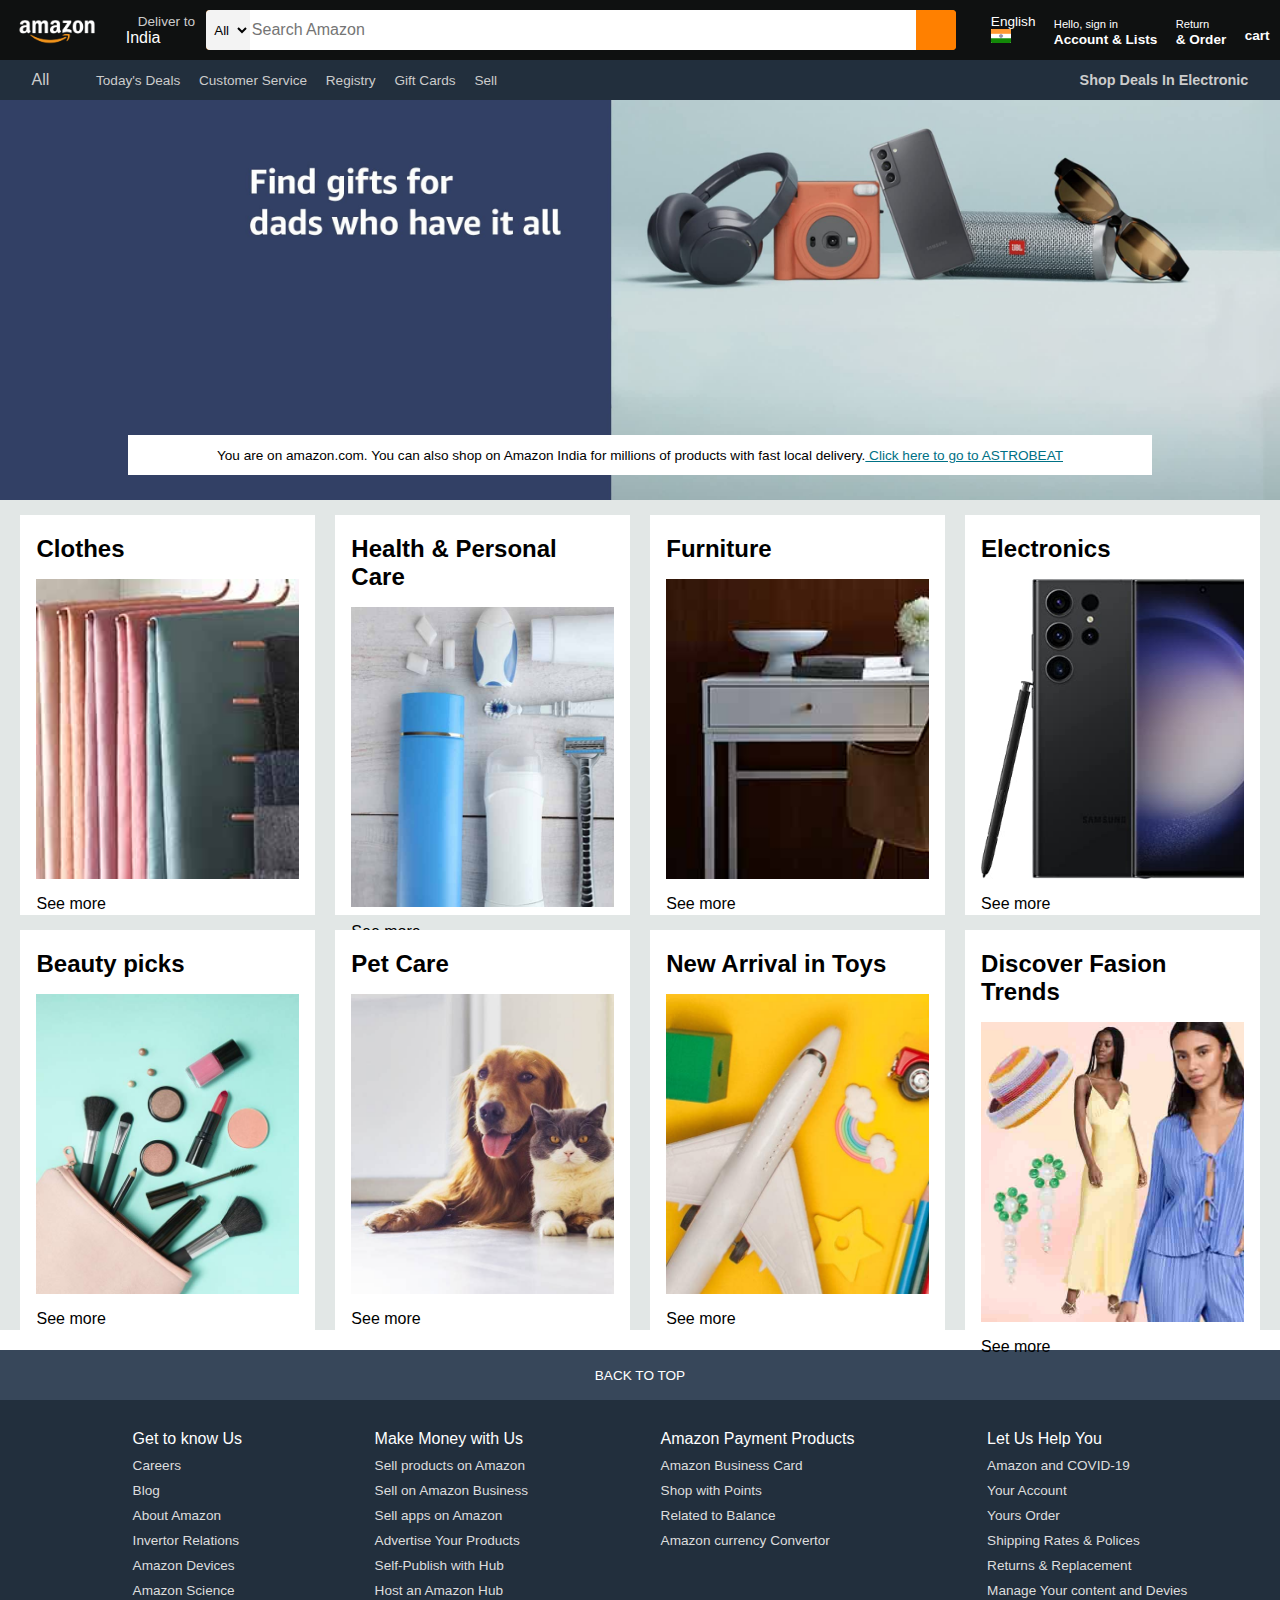
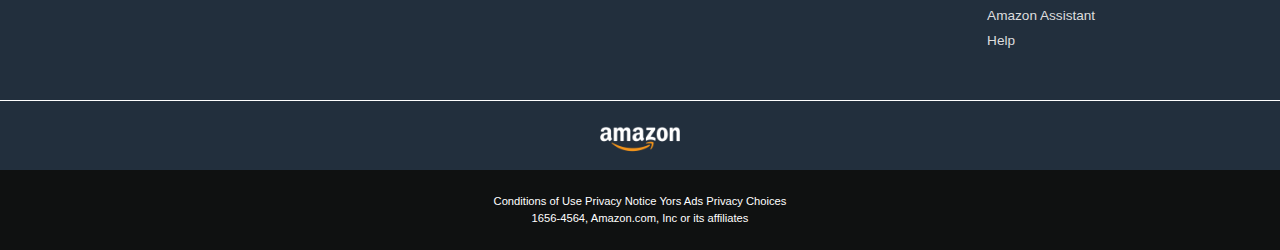
<file: amazonalone/index.html>
<!DOCTYPE html>
<html lang="en">
<head>
    <meta charset="UTF-8">
    <meta name="viewport" content="width=device-width, initial-scale=1.0">
    <title>Amazone</title>
    <link rel="stylesheet" href="https://cdnjs.cloudflare.com/ajax/libs/font-awesome/6.5.1/css/all.min.css" integrity="sha512-DTOQO9RWCH3ppGqcWaEA1BIZOC6xxalwEsw9c2QQeAIftl+Vegovlnee1c9QX4TctnWMn13TZye+giMm8e2LwA==" crossorigin="anonymous" referrerpolicy="no-referrer" />
    <link rel="stylesheet" href="style.css">

</head>
<body>
    <header>
    <div class="navbar"> 
        <div class="nav-logo border">
            <div class="logo"> </div>
            </div>
        <div class="nav-address border">
            <p class="add-first">Deliver to </p>
            <div class="add-icon"> 
                <i class="fa-solid fa-location-dot"></i>
                <p class="add-second"> India</p>
            </div>
        </div>
        <div class="nav-search">
            <select class="search-select">
                <option> All</option>
            </select>
            <input placeholder="Search Amazon" class="search-input">
            <div class="search-icon">
                <i class="fa-solid fa-magnifying-glass"></i>
            </div>
        </div>
        
        <div class="language-container border">
            <p>English</p>
            <div class="language-image">
                <img src="flag1.png">
            </div>
        </div>

        <div class="nav-signin border">
            <p><span> Hello, sign in</span></p>
            <p class="nav-second"> Account &  Lists</p>
        </div>
        <div class="nav-return border">
            <p><span>Return</span></p>
            <p class="nav-second">& Order</p>
        </div>
        <div class="nav-cart border">
            <i class="fa-solid fa-cart-shopping"></i>
            cart
        </div>
    </div>


    <div class="panel">
        <div class="panel-all">
            <i class="fa-solid fa-bars"></i>
            All
        </div>
        <div class="panel-ops">
            <p> Today's Deals</p>
            <p> Customer Service</p>
            <p> Registry</p>
            <p> Gift Cards</p>
            <p> Sell</p>
        </div>
        <div class="panel-deals">
            Shop Deals In Electronic
        </div>
    </div>
    </header>

    <section>
    <div class="image-container">
       <div class="hero-msg">
         <p> You are on amazon.com. You can also shop on Amazon India for millions of products with fast local delivery.<a href="index.html"> Click here to go to ASTROBEAT</a> </p>
        </div>
    </div>


    </section>
    <div class="shop-section">
        <div class="box">
           <div class="box-content">
            <h2> Clothes</h2>
            <div class="box-img" style="background-image: url('box1_image.jpg');"></div>
            <p> See more</p>
           </div>
            </div>
        <div class="box">
            <div class="box-content">
                <h2> Health & Personal Care</h2>
                <div class="box-img" style="background-image: url('box2_image.jpg');"></div>
                <p> See more</p>
               </div>
        
        </div>


        <div class="box3 box">
            <div class="box-content">
            <h2> Furniture</h2>
            <div class="box-img" style="background-image: url('box3_image.jpg');"></div>
            <p> See more</p>
           </div></div>
        <div class="box">
            <div class="box-content">
            <h2> Electronics</h2>
            <div class="box-img" style="background-image: url('box4_image.jpg');"></div>
            <p> See more</p>
           </div>
           </div>
           <div class="box">
            <div class="box-content">
             <h2> Beauty picks</h2>
             <div class="box-img" style="background-image: url('box5_image.jpg');"></div>
             <p> See more</p>
            </div>
             </div>
         <div class="box">
             <div class="box-content">
                 <h2> Pet Care</h2>
                 <div class="box-img" style="background-image: url('box6_image.jpg');"></div>
                 <p> See more</p>
                </div>
         </div>
         <div class="box">
            <div class="box-content">
             <h2> New Arrival in Toys</h2>
             <div class="box-img" style="background-image: url('box7_image.jpg');"></div>
             <p> See more</p>
            </div></div>
         <div class="box">
            <div class="box-content">
             <h2> Discover Fasion Trends</h2>
             <div class="box-img" style="background-image: url('box8_image.jpg');"></div>
             <p> See more</p>
            </div>
            </div>
    </div>

    <footer>
        <div class="foot-panel1">
           BACK TO TOP
        </div>

        <div class="foot-panel2">
            <ul>
                <p>Get to know Us</p>
                <a>Careers</a>
                <a>Blog</a>
                <a>About Amazon</a>
                <a>Invertor Relations</a>
                <a>Amazon Devices</a>
                <a>Amazon Science</a>
            </ul>
            <ul>
                <p>Make Money with Us</p>
                <a>Sell products on Amazon</a>
                <a>Sell on Amazon Business</a>
                <a>Sell apps on Amazon</a>
                <a>Advertise Your Products </a>
                <a>Self-Publish with Hub</a>
                <a>Host an Amazon Hub</a>
              
            </ul>
            <ul>
                <p>Amazon Payment Products</p>
                <a>Amazon Business Card </a>
                <a>Shop with Points </a>
                <a>Related to Balance</a>
                <a>Amazon currency Convertor</a>
                
            </ul>
            <ul>
                <p>Let Us Help You</p>
                <a>Amazon and COVID-19</a>
                <a>Your Account</a>
                <a>Yours Order</a>
                <a>Shipping Rates & Polices</a>
                <a>Returns & Replacement</a>
                <a>Manage Your content and Devies</a>
                <a>Amazon Assistant</a>
                <a>Help</a>
            </ul>
        </div>
        <div class="foot-panel3">
            <div class="logo"></div>

        </div>
        <div class="foot-panel4">
            <div class="pages">
                <a> Conditions of Use</a>
                <a>Privacy Notice</a>
                <a> Yors Ads Privacy Choices</a>
            </div>
            <div class="copyright">
                1656-4564, Amazon.com, Inc or its affiliates
            </div>
        </div>
    </footer>
</body>
</html>
</file>
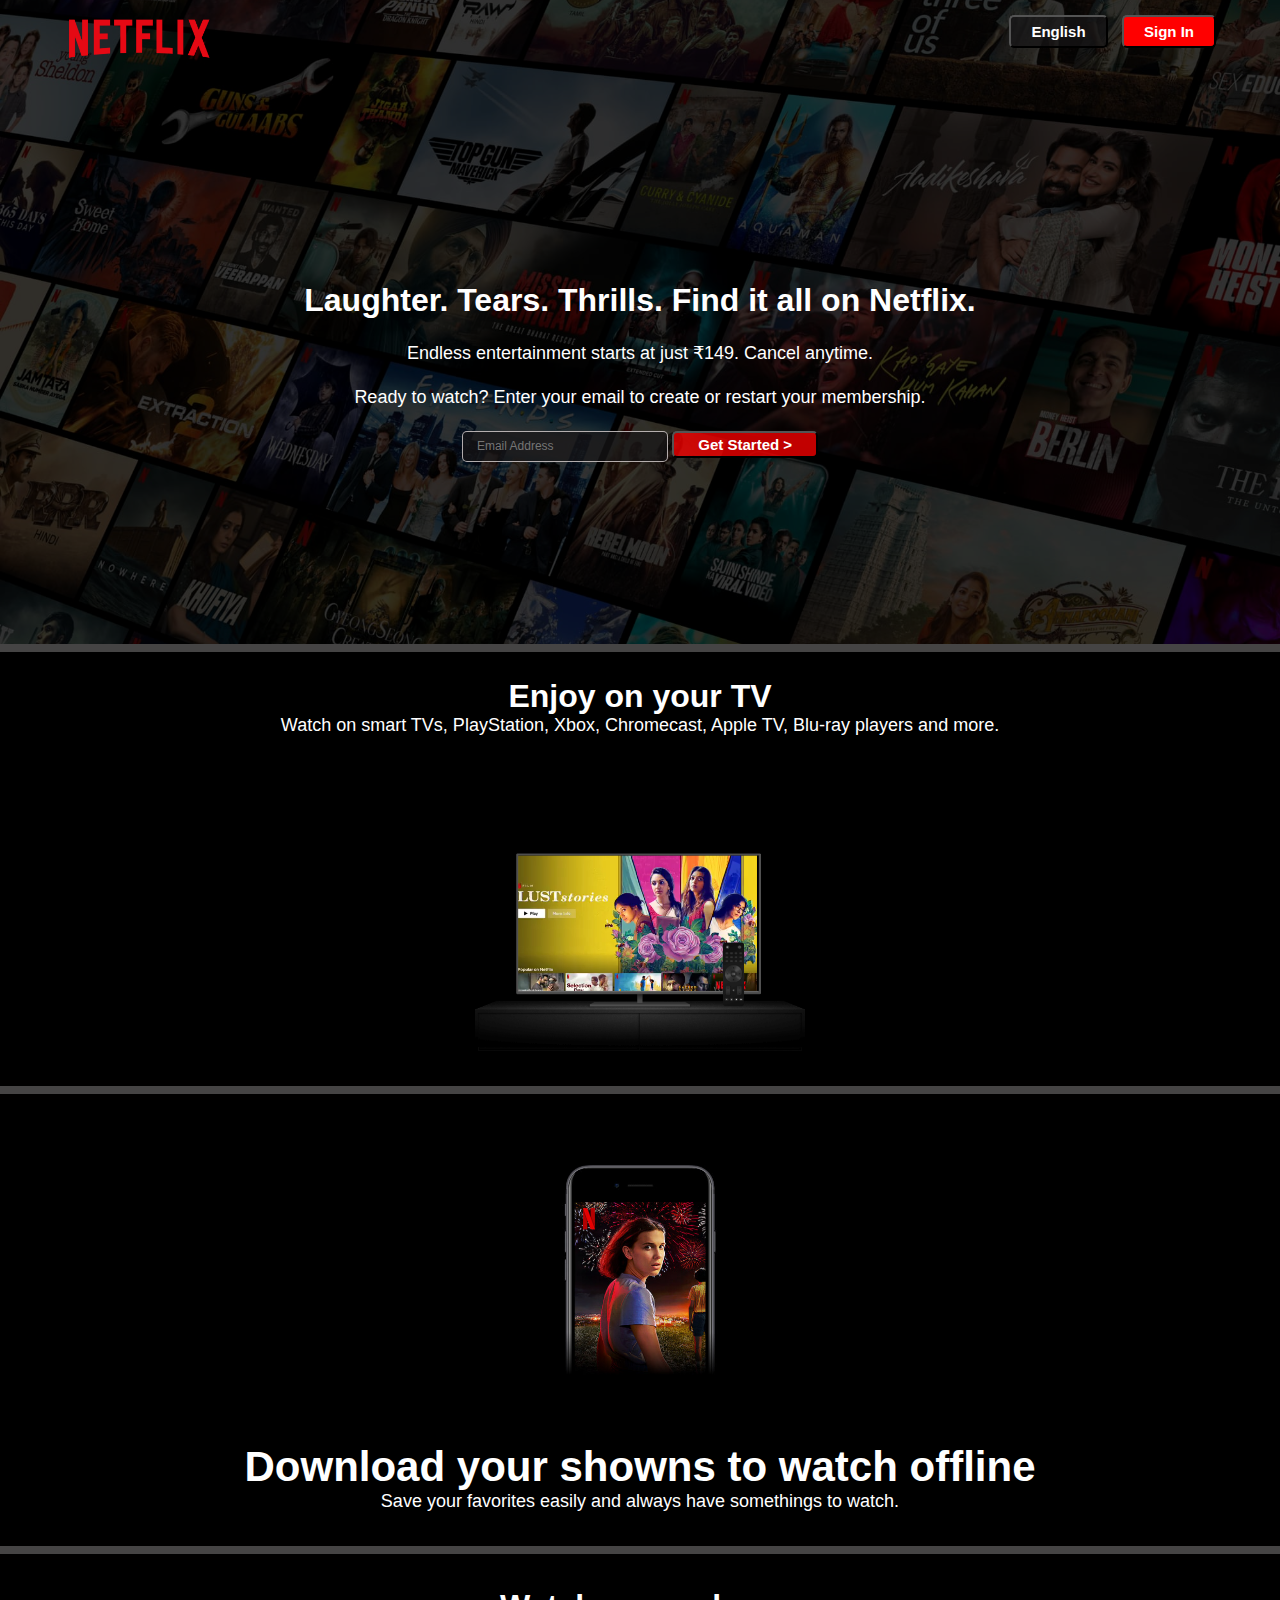
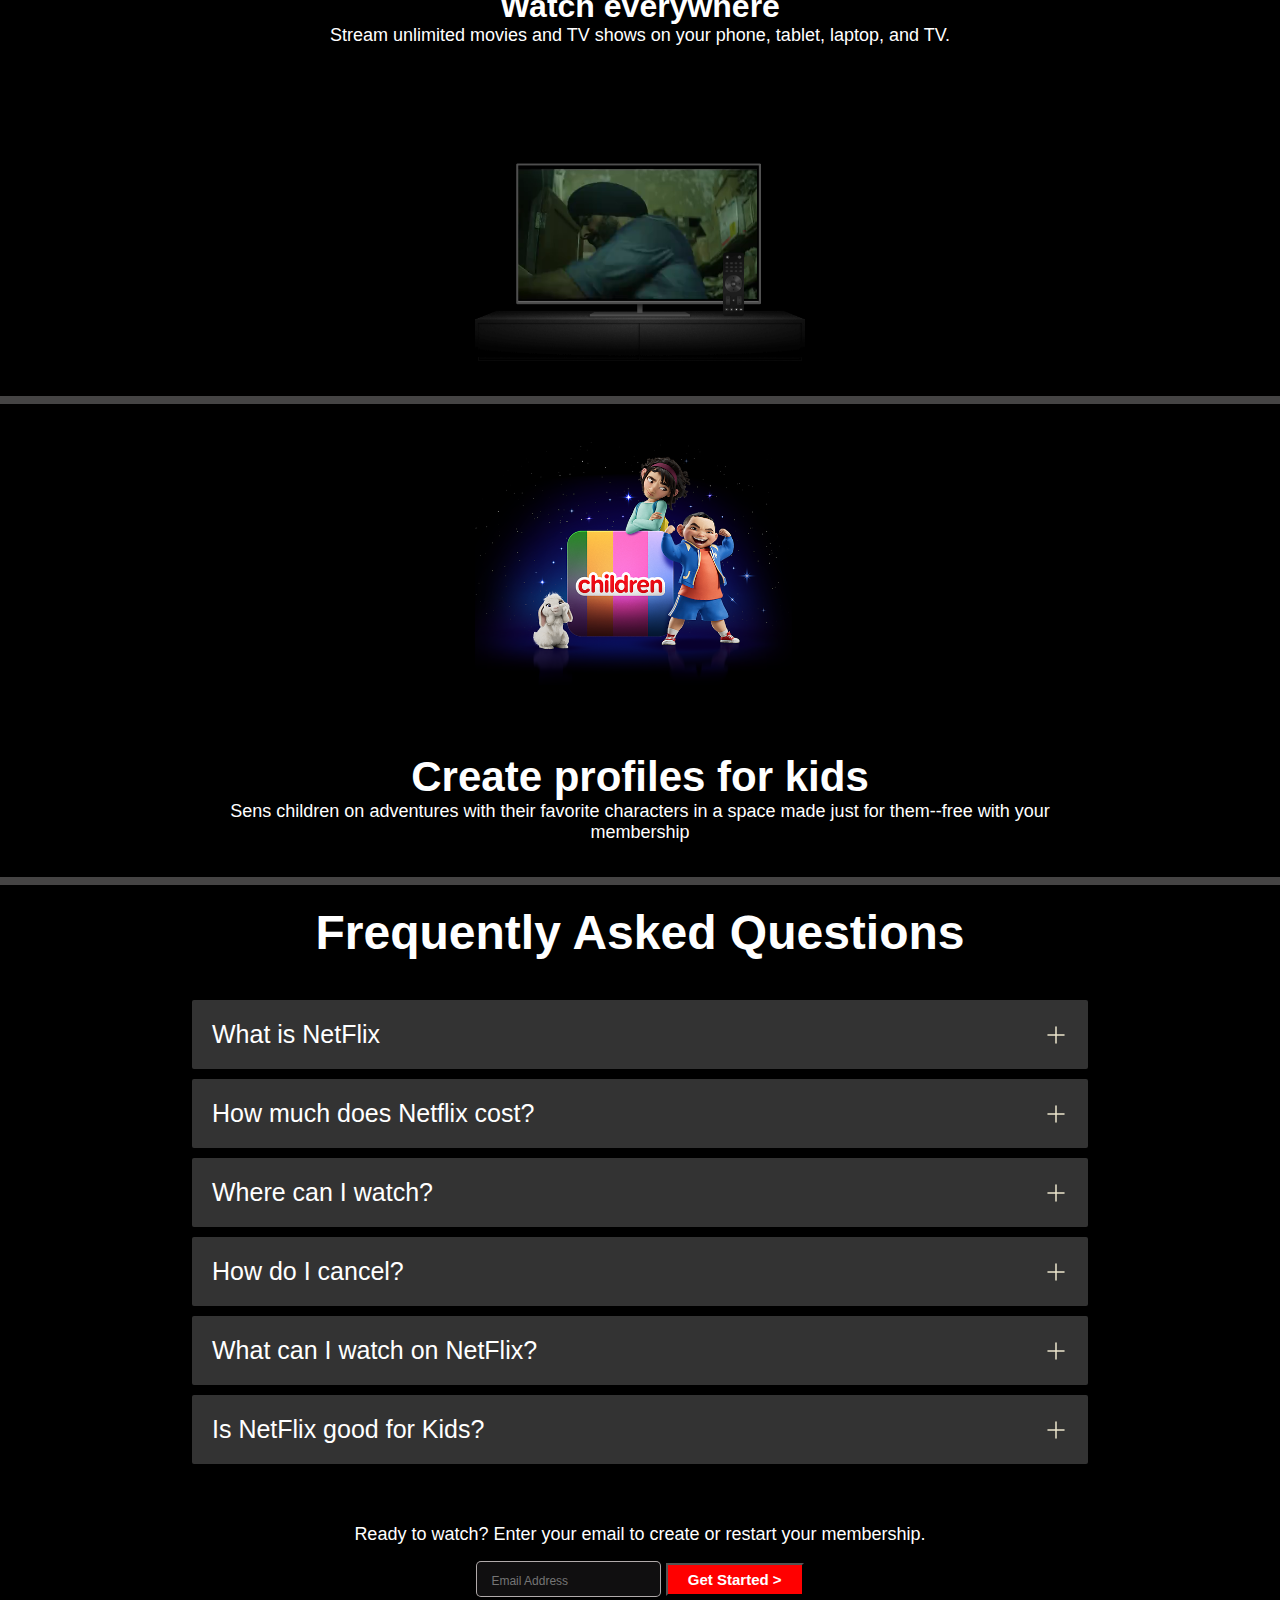
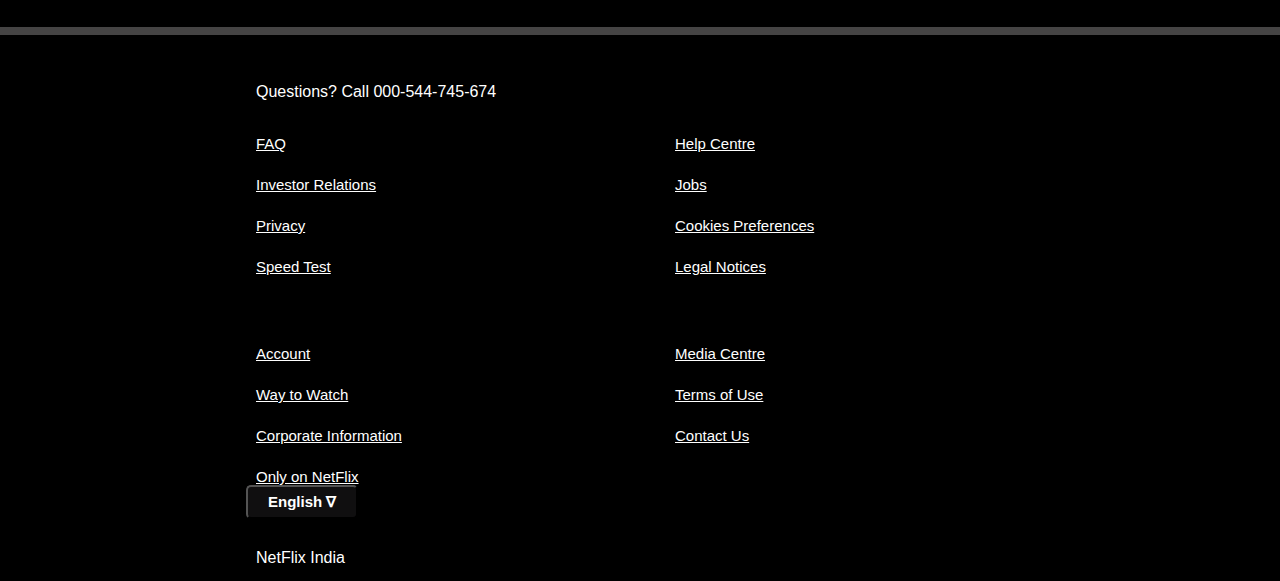
<file: netflixalone/index.html>
<!DOCTYPE html>
<html lang="en">
<head>
    <meta charset="UTF-8">
    <meta name="viewport" content="width=device-width, initial-scale=1.0">
    <title>Netflix India-Watch TV Shows Online, Watch Movies Online</title> 
    <link rel="stylesheet" href="style.css">
</head>
<body>
    <div class="main">
        <nav >
            <span><img  src="images/logo.png"></span>
            <div class="btn1">
                <button class="btn1 btn">English </button>
                <button class="btn1 btn-red-in">Sign In</button>
            </div>
        </nav>
        <div class="box">
            
        </div>
        <div class="hero">
            <span>Laughter. Tears. Thrills.  Find it all on Netflix.</span>
            <span>Endless entertainment starts at just ₹149. Cancel anytime.</span>
            <span> Ready to watch? Enter your email to create or restart your membership.</span>
        <div>
            <input type="text" placeholder="Email Address">
            <button class="btn1 btn-red ">Get Started &gt; </button>
        </div>
        </div>
        
        <div class="breakline"></div>
    </div>  

    <section class="first">
        <div>
            <span>Enjoy on your TV</span>
            <span>Watch on smart TVs, PlayStation, Xbox, Chromecast, Apple TV, Blu-ray players and more.</span>
        </div>
        <div class="secImg">
            <img src="images/bg4.png">
            <video autoplay loop muted plays-inline class="background-clip">
                <source src="videos/vedio2.m4v">
            </video>
        </div>
    </section>
    <div class="breakline"></div>

    <section class="first second">
        <div class="secImg">
            <img src="images/bg2.jpg">
            
        </div>
        <div>
            <span id="a1">Download your showns to watch offline</span>
            <span>Save your favorites easily and always have somethings to watch.</span>
        </div>
       
    </section>
    <div class="breakline"></div>
    <section class="first third ">
        <div>
            <span>Watch everywhere</span>
            <span>Stream unlimited movies and TV shows on your phone, tablet, laptop, and TV.</span>
        </div>
        <div class="secImg">
            <img src="images/bg4.png">
            <video autoplay loop muted plays-inline class="background-clip">
                <source src="videos/vedio1.m4v">
            </video>
        </div>
    </section>
    <div class="breakline"> </div>

    <section class="first second">
        <div class="secImg">
            <img src="images/bg3.png">
            
        </div>
        <div>
            <span id="a1">Create profiles for kids</span>
            <span>Sens children on adventures with their favorite characters in a space made just for them--free with your membership </span>
        </div>
       </section>

       
    <div class="breakline"></div>

    <div class="container">

        <h2>Frequently Asked Questions</h2>
    
        <div class="faq-list">
            <div class="faq">
                <div class="ques">
                    <p>What is NetFlix</p>
                        <svg width="24" height="24" viewBox="0 0 24 24" fill="white" xmlns="http://www.w3.org/2000/svg">
                        <path d="M12 4V20M20 12H4" stroke="#141B34" stroke-width="1.5" stroke-linecap="round" stroke-linejoin="round"/>
        </svg>
                    
                </div>
                <div class="ans">
                    <p>Netflix is a streaming service that offers a wide variety of award-winning TV shows, movies,anime, documentaries and more – on thousands of internet-connected devices.
                        <br>
                        You can watch as much as you want, whenever you want, without a single ad – all for one low monthly  price. There's always something new to discover, and new TV shows and movies are added every week!</p>
                        
                </div>
            </div>    
            
            <div class="faq">
                <div class="ques">
                    <p>How much does Netflix cost?</p>
                    <svg width="24" height="24" viewBox="0 0 24 24" fill="white" xmlns="http://www.w3.org/2000/svg">
                        <path d="M12 4V20M20 12H4" stroke="#141B34" stroke-width="1.5" stroke-linecap="round" stroke-linejoin="round"/>
                        </svg>
                    
                </div>
                <div class="ans">
                    <p>Watch Netflix on your smartphone, tablet, Smart TV, laptop, or streaming device, all for one fixed monthly fee. Plans range from ₹149 to ₹649 a month. No extra costs, no contracts.</p>
                </div>
            </div>
            
            <div class="faq">
                <div class="ques">
                    <p>Where can I watch?</p>
                        <svg width="24" height="24" viewBox="0 0 24 24" fill="white" xmlns="http://www.w3.org/2000/svg">
                            <path d="M12 4V20M20 12H4" stroke="#141B34" stroke-width="1.5" stroke-linecap="round" stroke-linejoin="round"/>
        </svg>
                    
                </div>
                <div class="ans">
                    <p>Watch anywhere, anytime. Sign in with your Netflix account to watch instantly on the web at netflix.com from your personal computer or on any internet-connected device that offers the Netflix app, including smart TVs, smartphones, tablets, streaming media players and game consoles.
                        <br>
                        You can also download your favourite shows with the iOS, Android, or Windows 10 app. Use downloads to watch while you're on the go and without an internet connection. Take Netflix <br>with you anywhere.</p>
                </div>
            </div>    
    
            <div class="faq">
                <div class="ques">
                    <p>How do I cancel?</p>
                            <svg width="24" height="24" viewBox="0 0 24 24" fill="white" xmlns="http://www.w3.org/2000/svg">
                            <path d="M12 4V20M20 12H4" stroke="#141B34" stroke-width="1.5" stroke-linecap="round" stroke-linejoin="round"/>
        </svg>
                    
                </div>
                <div class="ans">
                    <p>Netflix is flexible. There are no annoying contracts and no commitments. You can easily cancel your account online in two clicks. There are no cancellation fees – start or stop your account <br>anytime.</p>
                </div>
            </div>    
    
            <div class="faq">
                <div class="ques">
                    <p>What can I watch on NetFlix?</p>
                    <svg width="24" height="24" viewBox="0 0 24 24" fill="white" xmlns="http://www.w3.org/2000/svg">
                        <path d="M12 4V20M20 12H4" stroke="#141B34" stroke-width="1.5" stroke-linecap="round" stroke-linejoin="round"/>
                        </svg>
                   
                </div>
                <div class="ans">
                    <p>Netflix has an extensive library of feature films, documentaries, TV shows, anime, award-winning Netflix originals, and more. Watch as much as you want, anytime you want.</p>
                </div>
            </div>    
    
            <div class="faq">
                <div class="ques">
                    <p>Is NetFlix good for Kids?</p>
                        <svg width="24" height="24" viewBox="0 0 24 24" fill="white" xmlns="http://www.w3.org/2000/svg">
        <path d="M12 4V20M20 12H4" stroke="#141B34" stroke-width="1.5" stroke-linecap="round" stroke-linejoin="round"/>
                        </svg>
                    
                </div>
                <div class="ans">
                    <p>The Netflix Kids experience is included in your membership to give parents control while kids enjoy family-friendly TV shows and films in their own space.
                        <br>
                        Kids profiles come with PIN-protected parental controls that let you restrict the maturity rating of content kids can watch and block specific titles you don’t want kids to see.</p>
                </div>
            </div>    
    
        </div>
    </div>    
        <div class="heroline">
            
            <span> Ready to watch? Enter your email to create or restart your membership.</span>
        <div>
            <input type="text" placeholder="Email Address">
            <button class="btnsign ">Get Started &gt; </button>
        </div>
        </div>
        
        <div class="breakline"></div>

        <footer>
            <div class="question">Questions? Call 000-544-745-674</div>
            <div class="footer">
            <div class="footer-items">
                <a href="faq">FAQ</a>
                <a href="faq">Investor Relations</a>
                <a href="faq">Privacy</a>
                <a href="faq">Speed Test</a>
                
             </div>
            
             <div class="footer-items">
                <a href="faq">Help Centre</a>
                <a href="faq">Jobs</a>
                <a href="faq">Cookies Preferences</a>
                <a href="faq">Legal Notices</a>
                
             </div>

             <div class="footer-items">
                <a href="faq">Account</a>
                <a href="faq">Way to Watch</a>
                <a href="faq">Corporate Information</a>
                <a href="faq">Only on NetFlix</a>
               
             </div>

             <div class="footer-items">
                <a href="faq">Media Centre</a>
                <a href="faq">Terms of Use</a>
                <a href="faq">Contact Us</a>
             </div>
            </div>
            <button class="btn1 btn">English &nabla;</button>
            <p id="a2">NetFlix India</p>
        </footer>
        <script src="netflix.js"></script>
</body>
</html>
</file>
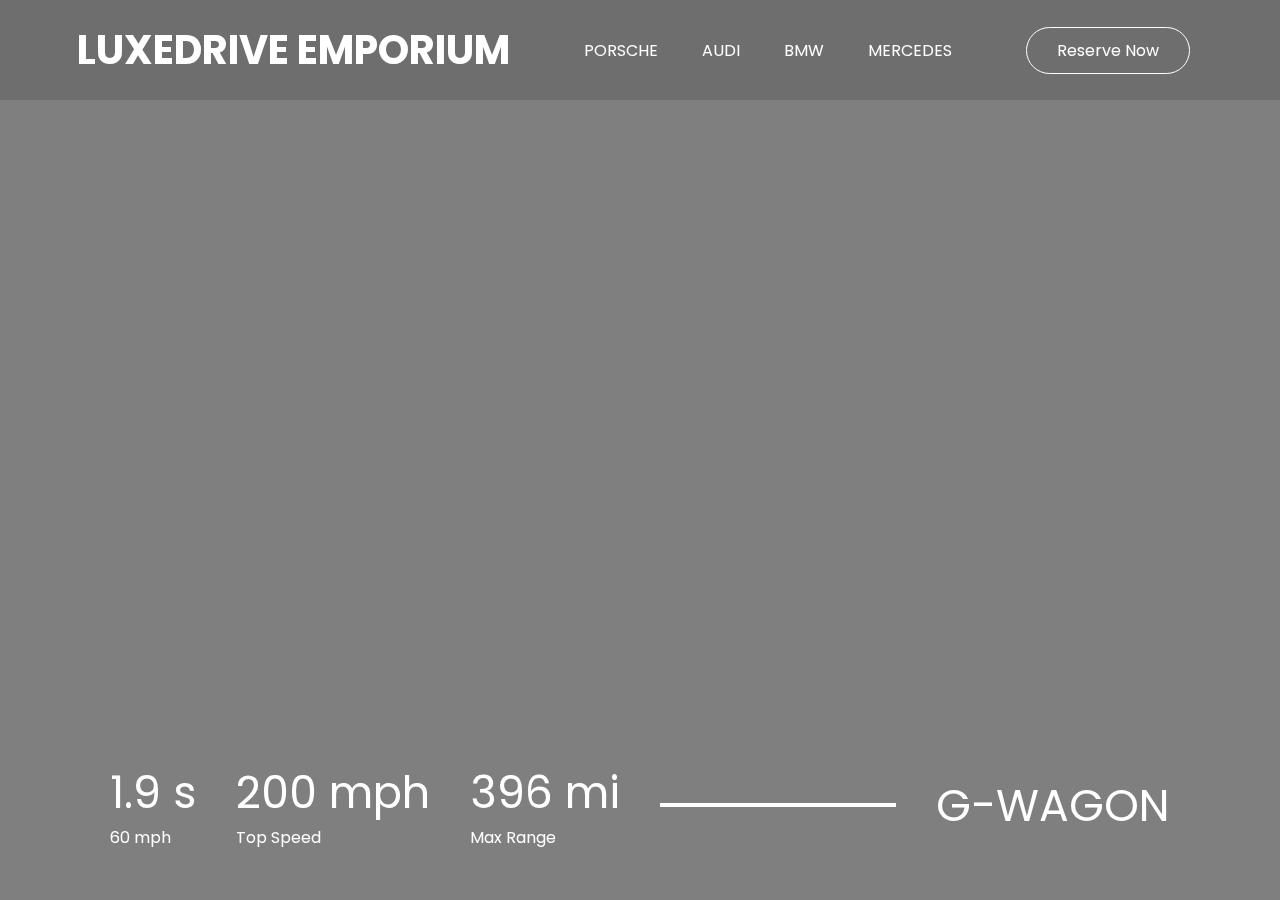
<file: selling car/index.html>
<!DOCTYPE html>
<html lang="en" >
<head>
  <meta charset="UTF-8">
  <title>Selling cars Landing Page</title>
  <link rel='stylesheet' href='https://fonts.googleapis.com/css2?family=Poppins:wght@300;400;500;600&amp;display=swap'><link rel="stylesheet" href="./style.css">
  <link rel="stylesheet" href="style.css">

</head> 
    <body>
        <div class="header" id="header">
            <nav>
                <div class="logo">
                    <h1>LuxeDrive Emporium</h1>
                </div>
                <ul>
                    <li><a href="#" id="PORSCHE">PORSCHE</a></li>
                    <li><a href="#" id="AUDI">AUDI</a></li>
                    <li><a href="#" id="BMW">BMW</a></li>
                    <li><a href="#" id="MERCEDES">MERCEDES</a></li>
                </ul>
                <a href="#" class="btn">Reserve Now</a>

            </nav>
            <div class="info">
                <div>
                    <h2 id="mph">1.9 s</h2>
                    <p>60 mph</p>
                </div>
                <div>
                    <h2 id="speed">200 mph</h2>
                    <p>Top Speed</p>
                </div>
                <div>
                    <h2 id="range">396 mi</h2>
                    <p>Max Range</p>
                </div>
                <div class="line">
                </div>
                <div>
                    <h2 id="model">G-WAGON</h2>
                </div>
            </div>
        </div>
<!-- partial -->
  <script  src="./script.js"></script>

</body>
</html>
</file>
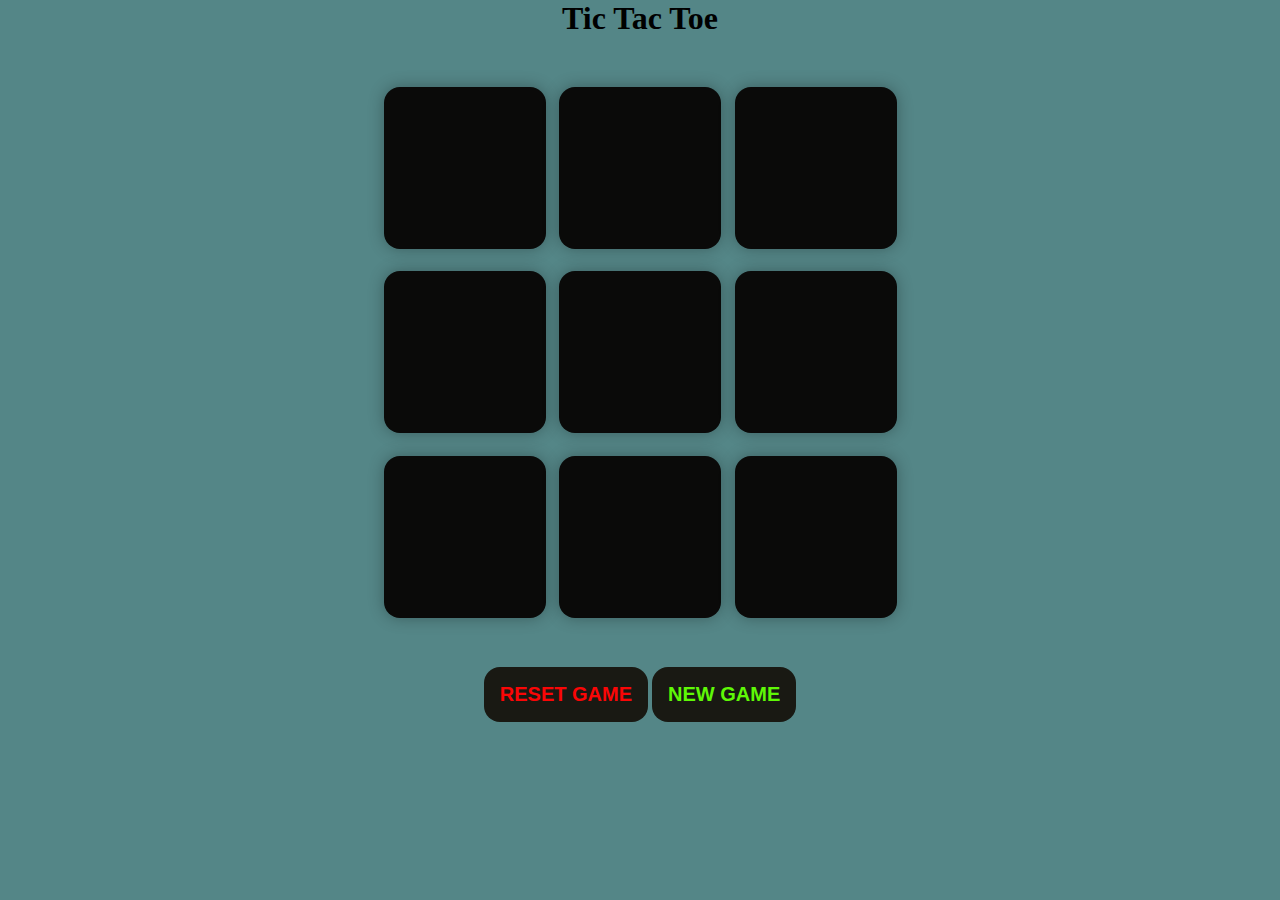
<file: tic tac toe/index.html>
<!DOCTYPE html>
<html lang="en">
<head>
    <meta charset="UTF-8">
    <meta name="viewport" content="width=device-width, initial-scale=1.0">
    <title>Tic Tac Toe</title>
    <link rel="stylesheet" href="style.css">
</head>
<body>
    <div class="msg-container hide">
        <p id="msg"> WINNER </p>
       
    </div>
    <main>
        <h1>Tic Tac Toe</h1>
        <div class="container">
        <div class="game">
            <button class="box"></button>
            <button class="box"></button>
            <button class="box"></button>
            <button class="box"></button>
            <button class="box"></button>
            <button class="box"></button>
            <button class="box"></button>
            <button class="box"></button>
            <button class="box"></button>
        </div>
        </div>
        <button id="reset-btn"> RESET GAME</button>
        <button id="new-btn"> NEW GAME</button>
    </main>
<script src="index.js"></script>
</body>
</html>
</file>
<file: amazonalone/style.css>
*
{
    margin:0;
    font-family:arial;
    box-sizing:border-box;
}
body{
    margin:0;
    background-color: white;
}
.navbar
{
    height:60px;
    background-color:#0f1111;
    color: white;
    display:flex;
    justify-content:space-evenly;
    align-items:center;
}
.nav-logo
{
    height: 50px;
    width:110px;
    display: flex;
   justify-content: center;
   align-items: center;
}

.logo 
{
    background-image:url("amazon_logo.png");
    background-size:cover;
    height: 55px;
    width: 100%;
 
}
.border
{
    border:1px solid transparent;
    padding:10px 7px;
}

.border:hover
{
    border:1.5px solid rgb(252, 250, 250);
}

/** box2 **/

.add-first
{
    color: #cccccc;
    font-size:0.85rem;
    margin-left:15px;
}
.add-second
{
    font-size:1rem;
    margin-left:3px;
}
.add-icon
{
    display: flex;
    align-items: center;
}

/** box3 **/
.nav-search
{
    display: flex;
    justify-content: space-evenly;
    background-color: rgb(255, 128, 0);
    width: 750px;
    height:40px;
    border-radius:4px;
}

.search-select
{
 background-color:#f3f3F3;
 width:50px;
 text-align: center;
 border-top-left-radius:4px; 
 border-bottom-left-radius:4px ;
 border:none;
}
.search-input
{
   width: 100%;
   font-size: 1rem;
   border:none;
}
.search-icon
{
    width: 45px;
    display:flex;
    justify-content:center;
    align-items:center;
    font-size: 1.2rem;
    background-color: rgb(255, 128, 0);
    border-top-right-radius:4px; 
    border-bottom-right-radius:4px ;
 
}
.nav-search:hover
{
    border:2px solid rgb(255, 128, 0);
}
/** box4**/
.language-container
{
      margin-left: 25px;

}
.language-container p
{
    font-size:0.85rem;
    margin:0;
}
.language-image
{
    width: 20px;
}
.language-image img
{
   width: 100%;
}

/** box5**/
span{
    font-size: 0.7rem;

}
.nav-second
{
    font-size: 0.85rem;
    font-weight: 700;
}

/** box6**/

.nav-cart i 
{
    font-size: 30px;
}

.nav-cart{
    font-size: 0.85rem;
    font-weight: 700;
}

/** PANEL **/

.panel
{
    height: 40px;
    background-color:#222f3d;
    display: flex;
    color: #cccccc;
    align-items: center;
    justify-content: space-evenly;
}

.panel-ops p 
{
    display:inline;
    margin-left: 15px;
}

.panel-ops
{
    width: 70%;
    font-size:0.85rem ;
}

.panel-deals
{
    font-size: 0.9rem;
    font-weight: 700;
    margin-left:71px;
}


/**hero-section**/
.image-container
{
    background-image: url("hero_image.jpg");
    background-size: cover;
    height: 400px;
    display: flex;
    justify-content: center;
    align-items: flex-end;
}

.hero-msg
{
    background-color: white;
    color: black;
    height: 40px;
    text-align: center;
    font-size: 0.85rem;
    width: 80%;
    margin-bottom:25px ;
    display: flex;
    justify-content: center;
    align-items:center;
    
}

.hero-msg a
{
color: #007185;
}

/** shop**/
.shop-section 
{
    display: flex;
    flex-wrap: wrap;
    justify-content: space-evenly;
    background-color: #e2e7e6;
}
.box
{
    height: 400px;
    width: 23%;
    background-color: white;
    padding: 20px 0px 15px;
    margin-top: 15px;
}

.box-img
{
    height: 300px;
    background-size: cover;
    margin-top: 1rem;
    margin-bottom: 1rem;
    
}

.box-content
{
    margin-left: 1rem;
    margin-right:1rem;
}
.box-cpntent p{
    color: #007185;
}

/**FOOTER**/
.footer
{
    margin-top: 15px;
}
.foot-panel1
{
    background-color: #37475a;
    color: #ffffff;
    height: 50px;
    display: flex;
    align-items: center;
    justify-content: center;
    font-size: 0.85rem;
    margin-top: 20px;
}
.foot-panel2
{    
    display: flex;
    justify-content: space-evenly;
    background-color: #222f3d;
    color: white;
    height: 300px;;
}
ul{
    margin-top: 30px;
}
ul a 
{
    display: block;
    font-size: 0.85rem;
    margin-top: 10px;
    color: #dddddd;
}

.foot-panel3
{
    background-color: #222f3d;
    color: white;
    border-top:0.5px solid white ;
    height: 70px;
    display: flex;
    justify-content: center;
    align-items: center;
}
.logo
{
    background-image: url("amazon_logo.png");
    background-size: cover;
    height: 50px;
    width: 100px;
}

.foot-panel4
{
    background-color: #0f1111;
    color:white;
    height: 80px;
    font-size: 0.7rem;
    text-align: center;
    
} 
.pages
{
    
    padding-top: 25px;
}
.copyright
{ 
    padding-top:5px ;

}
</file>
<file: netflixalone/style.css>
@import url('https://fonts.googleapis.com/css2?family=Martel+Sans:wght@600&display=swap');
*{
    margin: 0;
    padding: 0;
    font-family: 'poppins',sans-serif;
    
}
body{
    background-color: black;
}
.main{
    background-image: url("images/bg1.jpg");
    background-position: center center;
    background-repeat: no-repeat;
    background-size:max(1200px,100vw);
    height: 644px;
    position: relative;
}

.main .box{
    position: absolute;
    top: 0;
    height: 644px;
    width: 100%;
    opacity: 0.74;
    background-color: black;
}

nav{
    max-width: 65vw;
    display: flex;
    justify-content: space-between;
    margin: auto;
    height: 100px;
}

nav img{
    width:150px;
    position: relative;
    z-index: 10;
    margin-top: 15px;
    
}

nav button
{
    position: relative;
    z-index: 10;
    margin-top: 15px;

}

.hero
{
    height:calc(100% - 100px);
    display: flex;
    align-items: center;
    justify-content: center;
    flex-direction: column;
    color:white;
    position: relative;
    font-family: 'martel sans',sans-serif;
    gap: 23px;
    
    padding:0 30px;
}

.hero> :nth-child(1){
    font-weight: bolder;
    font-size: 42px;
    text-align: center;

    
}
.hero> :nth-child(2)
{
    font-size: 24px;
    text-align: center;
    font-weight: 400;
}

.hero> :nth-child(3)
{
    font-size: 20px;
    text-align: center;
    font-weight: 400;
 
}

.breakline
{
    background-color: rgb(69, 68, 68);
    height: 8px;
    position: relative;
    z-index: 20;
  
}
.btn1
{
    border-radius: 1px solid rgb(13, 222, 89);
    cursor: pointer;
    border-radius: 5px;
}

.btn
{
    padding:6px 20px;
    font-weight: bold;
    color: white;
    background-color:  rgba(23, 22, 23, 0.7);
    position: relative;
    right: 10px;
    font-size: 15px;
   
}
.btn-red
{
    background-color: rgba(255, 0, 0, 0.758);
    color: white;
    padding: 3px 24px;
    font-size: 20px;
    border-radius: 5px;
    font-weight: 600;
}
.btn-red-in
{
    background-color: red;
    color: white;
    padding: 6px 20px;
    font-weight: bolder;
    font-size: 15px;
}
.hero-buttons
{
    display: flex;
    align-items: center;
    justify-content: center;
    gap: 16px;
}
.main input{
    padding: 12px 101px 8px 14px;
    font-size: 12px;
    border-radius: 5px;
    color: white;
    background-color:rgba(23, 22, 23, 0.7);
    border: 1px solid rgba(246,238,238,0.7);
}

.first
{
    display: flex;
    justify-content:center;
    max-width: 70vw;
    margin: auto;
    color: white;
    align-items: center;
}
.secImg{
    position: relative;
}


.secImg img{
    width:555px;
    z-index:10;
}

.secImg video{
    position: absolute;
    top: 106px;
    right: 64px;
    width: 420px;
}

section.first> div {
    display: flex;
    flex-direction: column;
    padding: 34px 0;

}

section.first> div:nth-child(1){
    font-size: 48px;
    font-weight: bolder;
}
section.first> div :nth-child(2){
    font-size: 24px;
    font-weight: 300;
   
}
#a1{
    font-size: 42px;
    font-weight:bolder ;
}
.container {
    width: 70%;
    margin: auto;
    padding: 20px;
}

h2 {
    text-align: center;
    margin-bottom: 40px;
    color: white;
    font-size: 48px;
}

/* FAQ List Styles */
.faq-list {
    list-style-type: none;
    padding: 0;
}

.faq {
    background-color: #333;
    margin-bottom: 10px;
    border-radius: 2px;
    overflow: hidden;
    transition: max-height 0.2s ease-in-out;
}

/* Question Styles */
.ques {
    padding: 20px;
    display: flex;
    justify-content: space-between;
    align-items: center;
    cursor: pointer;
    transition: all .3s ease-in-out;
}

.ques p {
    margin: 0;
    font-size: 25px;
    color: white;
}

.ques svg {
    fill: #fff;
    transform: rotate(0deg);
    transition: transform 0.3s ease;
    filter: invert(1);
}
.ques:hover{
    background-color: #545454;
}
/* Answer Styles */
.ans {
    background-color: #444;
    max-height: 0;
    overflow: hidden;
    transition: max-height 0.7s ease-in-out;
}

.ans p {
    padding: 20px;
    margin: 0;
    line-height: 1.5;
    color: white;
}

/* Interactive Behaviors */
.faq.active .ques svg {
    transform: rotate(45deg);
}

.faq.active .ans {
    max-height: 1000px; /* Adjust as necessary */
}


.heroline span{
    font-size: large;
    color: white;
}

.btnsign
{
    background-color: red;
    color: white;
    padding: 6px 20px;
    font-weight: bolder;
    font-size: 15px;
}
.heroline
{
    display: flex;
    align-items: center;
    justify-content: center;
    gap: 16px;
    flex-direction: column;
    padding: 30px 10px;
}
.heroline input{
    padding: 12px 101px 8px 14px;
    font-size: 12px;
    border-radius: 5px;
    color: white;
    background-color:rgba(23, 22, 23, 0.7) ;
    border: 1px solid rgba(246,238,238,0.7);
    
}
footer{
    color: white;
    max-width: 60vw;
    margin: auto;
    padding: 14px;
   
}

footer .question{
    padding: 34px 0;
}
footer a{
   font-size: 15px;
   color: white;
}
.footer{
    display: grid;
    grid-template-columns: 1fr 1fr 1fr 1fr;
    color: white;
    gap: 70px;
   
}

@media screen and (max-width:1350px) {
    nav{
        max-width: 90vw;
    }
    .footer{
        display: grid;
        grid-template-columns: 1fr 1fr ;
        color: white;
    }
    .secImg img{
        width: 330px;
    }
    .secImg video{
        top: 81px;
        right: 48px;
        width: 259px;
    }
    .hero> :nth-child(1){
       
        font-size: 32px;
        text-align: center;
}
    .hero> :nth-child(2){
       
    font-size: 18px;
    text-align: center;
}
    .hero> :nth-child(3){
       
    font-size: 18px;
    text-align: center;
}
    .main input{
        padding: 7px 35px 8px 14px;
    }
    section.first> div :nth-child(1){
        font-size: 32px;
        text-align: center;
        
    }
    section.first> div :nth-child(2){
        font-size: 18px;
        text-align: center;
       
    }
    .heroline input{
        padding: 12px 14px 8px 14px;
    }
    .btn-red
    {
       font-size: 15px;
    }
    
}
@media screen and (max-width:1350px) {
    .first{
        flex-wrap:wrap ;
    }
    .faq h2 {
        text-align: center;
        font-size: 32px;
    }
}
@media (max-width: 768px) {
	.container{
		width:auto; /* Adjust the width as per your requirement */
		padding-left :10px; 
		padding-right :10px; 
	}
	.ques{
		flex-direction :column; 
		align-items :flex-start; 
	}
}
.footer-items{
    display: flex;
    flex-direction:column ;
    gap: 24px;
}

#a2{
    margin-top: 30px;
}
</file>
<file: selling car/style.css>
*{
    margin:0;
    padding: 0;
    box-sizing: border-box;
    font-family: 'poppins', sans-serif;
}
.header{
    width: 100%;
    height: 100vh;
    background-image: url("https://images.unsplash.com/photo-1648413653877-ade5eefd2f1b?q=80&w=1932&auto=format&fit=crop&ixlib=rb-4.0.3&ixid=M3wxMjA3fDB8MHxwaG90by1wYWdlfHx8fGVufDB8fHx8fA%3D%3D");
    background-color: rgba(0,0,0,0.5);
    background-blend-mode: multiply;
    background-position: center;
    background-size: cover;
    padding: 0 7%;
    transition: background-image 1s;

}
nav{
    position: fixed;
    top: 0;
    left: 0;
    width: 100%;
    height: 100px;
    display: flex;
    align-items: center;
    background-color: rgba(67, 66, 66, 0.281);

}
.logo{
    margin-left: 6%;
    cursor: pointer;
    color: #fff;
    font-size: 20px;
    text-transform: uppercase;
    font-weight: 300;
}
nav ul{
    flex: 1;
    text-align: center;

}
nav ul li{
    display: inline-block;
    margin:  10px 20px;

}
nav ul li a{
    text-decoration: none;
    color: #fff;

}
nav .btn{
    color: #fff;
    text-decoration: none;
    border: 1px solid #fff;
    padding: 10px 30px;
    border-radius: 30px;
    margin-right: 7%;
    transition: 0.4s;
}

nav .btn:hover{
    background: #fff;
    color: #000;
}
.info{
    width: 100%;
    padding: 0 7%;
    display: flex;
    align-items: center;
    color: #fff;
    position: fixed;
    bottom: 50px;
    left: 0;

}
.info div{
    margin: 0 20px;

}
.info div h2{
    font-size: 44px;
    font-weight: 400;

}
.info .line{
    flex: 1;
    background: #fff;
    height: 4px;

}
</file>
<file: tic tac toe/style.css>
* {
    margin: 0;
    padding: 0;
  }
  
  body {
    background-color: #548687;
    text-align: center;
  }
  
  .container {
    height: 70vh;
    display: flex;
  
    justify-content: center;
    align-items: center;
  }
  
  .game {
    height: 60vmin;
    width: 60vmin;
    display: flex;
    flex-wrap: wrap;
    justify-content: center;
    align-items: center;
    gap: 1.5vmin;
  }
  
  .box {
    height: 18vmin;
    width: 18vmin;
    border-radius: 1rem;
    border: none;
    box-shadow: 0 0 1rem rgba(0, 0, 0, 0.3);
    font-size: 8vmin;
    color: #ff0800;
    background-color: #0a0a09;
  }
  
  #reset-btn {
    padding: 1rem;
    font-size: 1.25rem;
    background-color: #191913;
    color: #fa0606;
    border-radius: 1rem;
    border: none;
    font-weight: 600;
    
  }
  
  #new-btn {
    padding: 1rem;
    font-size: 1.25rem;
    background-color: #191913;
    color: #5ff806;
    border-radius: 1rem;
    border: none;
    font-weight: 600;
  }
  
  #msg {
    color: #ffffc7;
    font-size: 5vmin;
  }
  
  .msg-container {
    height: 100vmin;
    display: flex;
    justify-content: center;
    align-items: center;
    flex-direction: column;
    gap: 4rem;
  }
  
  .hide {
    display: none;
  }
</file>
